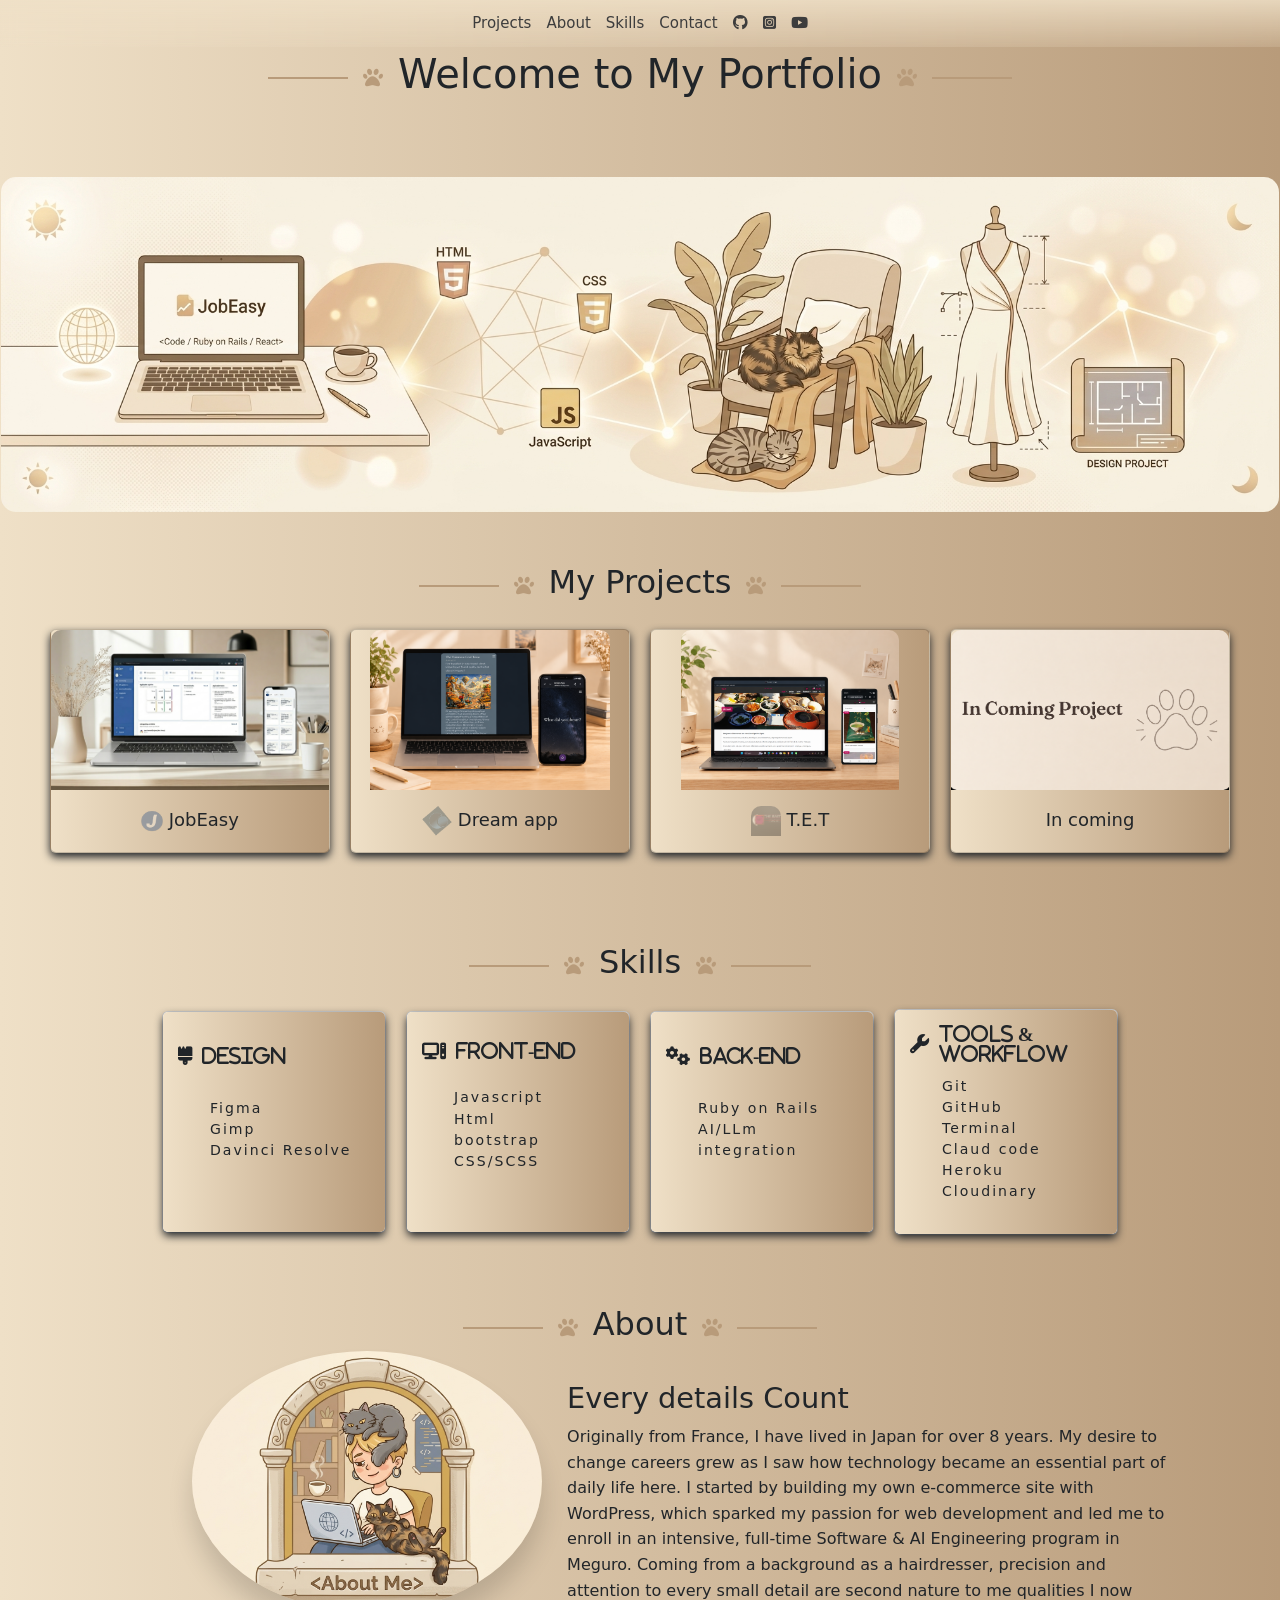
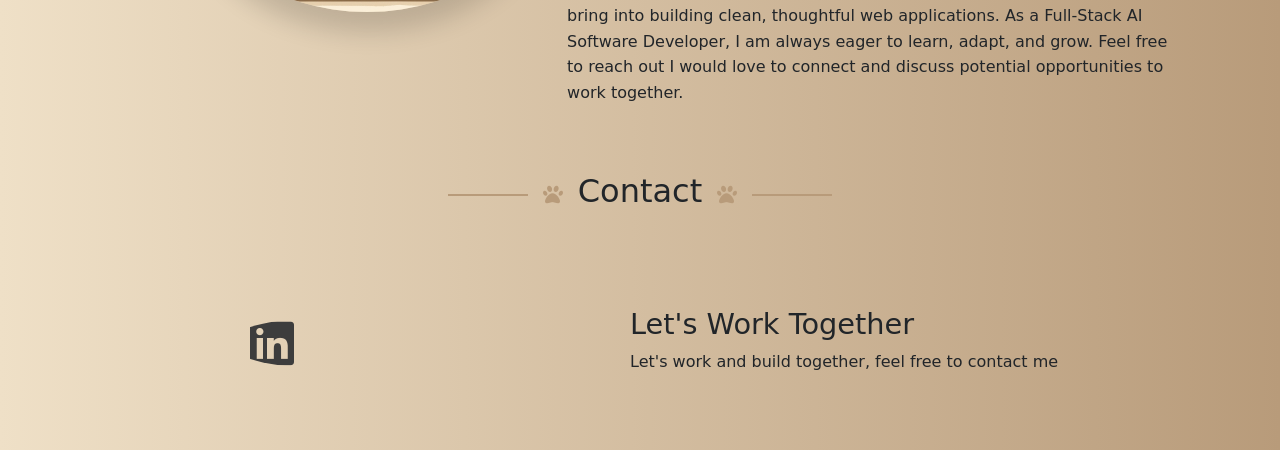
<file: index.html>
<!DOCTYPE html>
<html lang="en">

<head>
  <meta charset="UTF-8">
  <meta name="viewport" content="width=device-width, initial-scale=1.0">
  <title>My Portfolio</title>
  <!-- FontAwesome for the paw icons -->
  <link rel="stylesheet" href="https://cdnjs.cloudflare.com/ajax/libs/font-awesome/6.4.0/css/all.min.css">
  <!-- Corrected href attribute below -->
  <link rel="stylesheet" href="style.css">
  <link href="https://cdn.jsdelivr.net/npm/bootstrap@5.3.8/dist/css/bootstrap.min.css" rel="stylesheet"
    integrity="sha384-sRIl4kxILFvY47J16cr9ZwB07vP4J8+LH7qKQnuqkuIAvNWLzeN8tE5YBujZqJLB" crossorigin="anonymous">
</head>

<body>

  <header>
    <nav class="menu-nav">
      <a href="#porjects" style="text-decoration: none; color:#3D3D3D"> Projects</a>
      <a href="#about" style="text-decoration: none; color:#3D3D3D"> About</a>
      <a href="#skills" style="text-decoration: none; color:#3D3D3D"> Skills</a>
      <a href="#contact" style="text-decoration: none; color:#3D3D3D"> Contact</a>
      <a href="https://github.com/molikahaikal-ctrl" target="_blank" style="color:#3D3D3D; text-decoration: none;">
        <i class="fa-brands fa-github"></i>
      </a>
      <a href="https://www.instagram.com/moli74188/" target="_blank" style="color:#3D3D3D; text-decoration: none;">
        <i class="fa-brands fa-square-instagram"></i>
      </a>
      <a href="https://www.youtube.com/@molikaco5816" target="_blank" style="color:#3D3D3D; text-decoration: none;">
        <i class="fa-brands fa-youtube"></i>
      </a>
    </nav>
  </header>

  <div class="title-decoration">
    <span class="line"></span>
    <i class="fa-solid fa-paw"></i>
    <h1>Welcome to My Portfolio</h1>
    <i class="fa-solid fa-paw"></i>
    <span class="line"></span>
  </div>

  <div class="Hero">
    <img src="image/the hero.png" alt="main picture">
  </div>

  <!--<div class="social-media">
  <a href="https://github.com/molikahaikal-ctrl" target="_blank" style="color:#3D3D3D; text-decoration: none;">
  <i class="fa-brands fa-github"></i>
  </a>
  <a href="https://www.instagram.com/moli74188/" target="_blank" style="color:#3D3D3D; text-decoration: none;">
  <i class="fa-brands fa-square-instagram"></i>
  </a>
  <a href="https://www.youtube.com/@molikaco5816" target="_blank" style="color:#3D3D3D; text-decoration: none;">
    <i class="fa-brands fa-youtube"></i>
  </a>
</div>-->

  <section id="porjects" class="Projects">
    <div class="title-decoration">
      <span class="line"></span>
      <i class="fa-solid fa-paw"></i>
      <h2>My Projects</h2>
      <i class="fa-solid fa-paw"></i>
      <span class="line"></span>
    </div>


    <div class="projects-container">
      <div class="card project-card card-1">
        <a href="https://www.jobeasy.space/">
          <img src="image/project1-mockup.png" class="card-img-top" alt="JobEasy">
        </a>
        <div class="card-body">
          <a href="projects-description.html#jobeasy" style="text-decoration: none;">
            <img class="logo-design" src="image/jobeasy-logo.png" class="project-logo" alt="jobeasy-logo"
              style="height: 30px; width: auto; text-decoration: none;">
          </a>
          <span class="project-title">JobEasy</span>
        </div>
      </div>

      <div class="card project-card card-2">
        <a href="https://dream-app-lewagon-991343bdff0f.herokuapp.com/" target="_blank" rel="noopner">
          <img src="image/project2-mockup.png" class="card-img-top" alt="Dream app">
        </a>
        <div class="card-body">
          <a href="projects-description.html#projects-Dreamapp" style="text-decoration: none;">
            <img class="logo-design" src="image/dreamapp-logo.png" class="project-logo" alt="Dreamapp-logo"
              style="height: 30px; width: auto; text-decoration: none;">
          </a>
          <span class="project-title">Dream app</span>
        </div>
      </div>


      <div class="card project-card card-3">
        <a href="https://www.tethe-easts-taste.com/" target="_blank" rel="noopner">
          <img src="image/project3-mockup.png" class="card-img-top" alt="T.E.T">
        </a>
        <div class="card-body">
          <a href="projects-description.html#projects-TET" style="text-decoration: none;">
            <img class="logo-design" src="image/tet-logo.png" class="project-logo" alt="TET-logo"
              style="height: 30px; width: auto; text-decoration: none;">
          </a>
          <span class="project-title">T.E.T</span>
        </div>
      </div>


      <div class="card project-card card-4">
        <img src="image/project4-mockup.png" class="card-img-top" alt="Project 4">
        <div class="card-body">
          <span class="project-title">In coming</span>
        </div>
      </div>
    </div>
  </section>


  <section id="skills" class="Skills">
    <div class="title-decoration">
      <span class="line"></span>
      <i class="fa-solid fa-paw"></i>
      <h2>Skills</h2>
      <i class="fa-solid fa-paw"></i>
      <span class="line"></span>
    </div>

    <div class="Skills-container">
      <div class="card" style="width: 14rem;">
        <div class="card-body-skills">
          <i class="fa-solid fa-brush skill-heading">Design</i>
          <ul class="list-style-type">
            <li>Figma</li>
            <li>Gimp</li>
            <li>Davinci Resolve</li>
          </ul>
        </div>
      </div>
      <div class="card" style="width: 14rem;">
        <div class="card-body-skills">
          <i class="fa-solid fa-computer skill-heading">Front-End</i>
          <ul class="list-style-type">
            <li>Javascript</li>
            <li>Html</li>
            <li>bootstrap</li>
            <li>CSS/SCSS</li>
          </ul>
        </div>
      </div>

      <div class="card" style="width: 14rem;">
        <div class="card-body-skills">
          <i class="fa-solid fa-gears skill-heading">Back-End</i>
          <ul class="list-style-type">
            <li>Ruby on Rails</li>
            <li>AI/LLm integration</li>
          </ul>
        </div>
      </div>

      <div class="card" style="width: 14rem;">
        <div class="card-body-skills">
          <i class="fa-solid fa-wrench skill-heading">Tools & WorkFlow</i>
          <ul class="list-style-type">
            <li>Git</li>
            <li>GitHub</li>
            <li>Terminal</li>
            <li>Claud code</li>
            <li>Heroku</li>
            <li>Cloudinary</li>
          </ul>
        </div>
      </div>
    </div>
  </section>

  <section id="about" class="About">
    <div class="title-decoration">
      <span class="line"></span>
      <i class="fa-solid fa-paw"></i>
      <h2>About</h2>
      <i class="fa-solid fa-paw"></i>
      <span class="line"></span>
    </div>

    <div class="picture">
      <img src="image/about-me.png" class="about-me" alt="who I am">
    </div>

    <div class="introduction">
      <h3 class="title"> Every details Count</h3>
      <p class="paragraphe">Originally from France, I have lived in Japan for over 8 years. My desire to change careers
        grew as I saw how
        technology became an essential part of daily life here.
        I started by building my own e-commerce site with WordPress, which sparked my passion for web development and
        led me to enroll in an intensive,
        full-time Software & AI Engineering program in Meguro.
        Coming from a background as a hairdresser, precision and attention to every small detail are second nature to
        me qualities I now bring into building clean, thoughtful web applications.
        As a Full-Stack AI Software Developer, I am always eager to learn, adapt, and grow.
        Feel free to reach out I would love to connect and discuss potential opportunities to work together.
      </p>
    </div>
  </section>


  <section id="contact" class="Contact">
    <div class="title-decoration">
      <span class="line"></span>
      <i class="fa-solid fa-paw"></i>
      <h2>Contact</h2>
      <i class="fa-solid fa-paw"></i>
      <span class="line"></span>

    </div>
    </div>
    <div class="contact-me">
      <div class="logo">
        <a href="https://www.linkedin.com/in/molika-haikal-64448b292/" target="_blank" rel="noopner">
          <i class="fa-brands fa-linkedin" target="_blank" style="color:#3D3D3D; text-decoration: none;"></i>
        </a>
        <h3 class="title"> Let's Work Together</h3>
        <div class="contact-text">
          <p class="paragraphe-contact">
            Let's work and build together, feel free to contact me
          </p>
        </div>
      </div>
    </div>
  </section>
  <!--<script src="Hero.js"></script>/-->
</body>

</html>
</file>
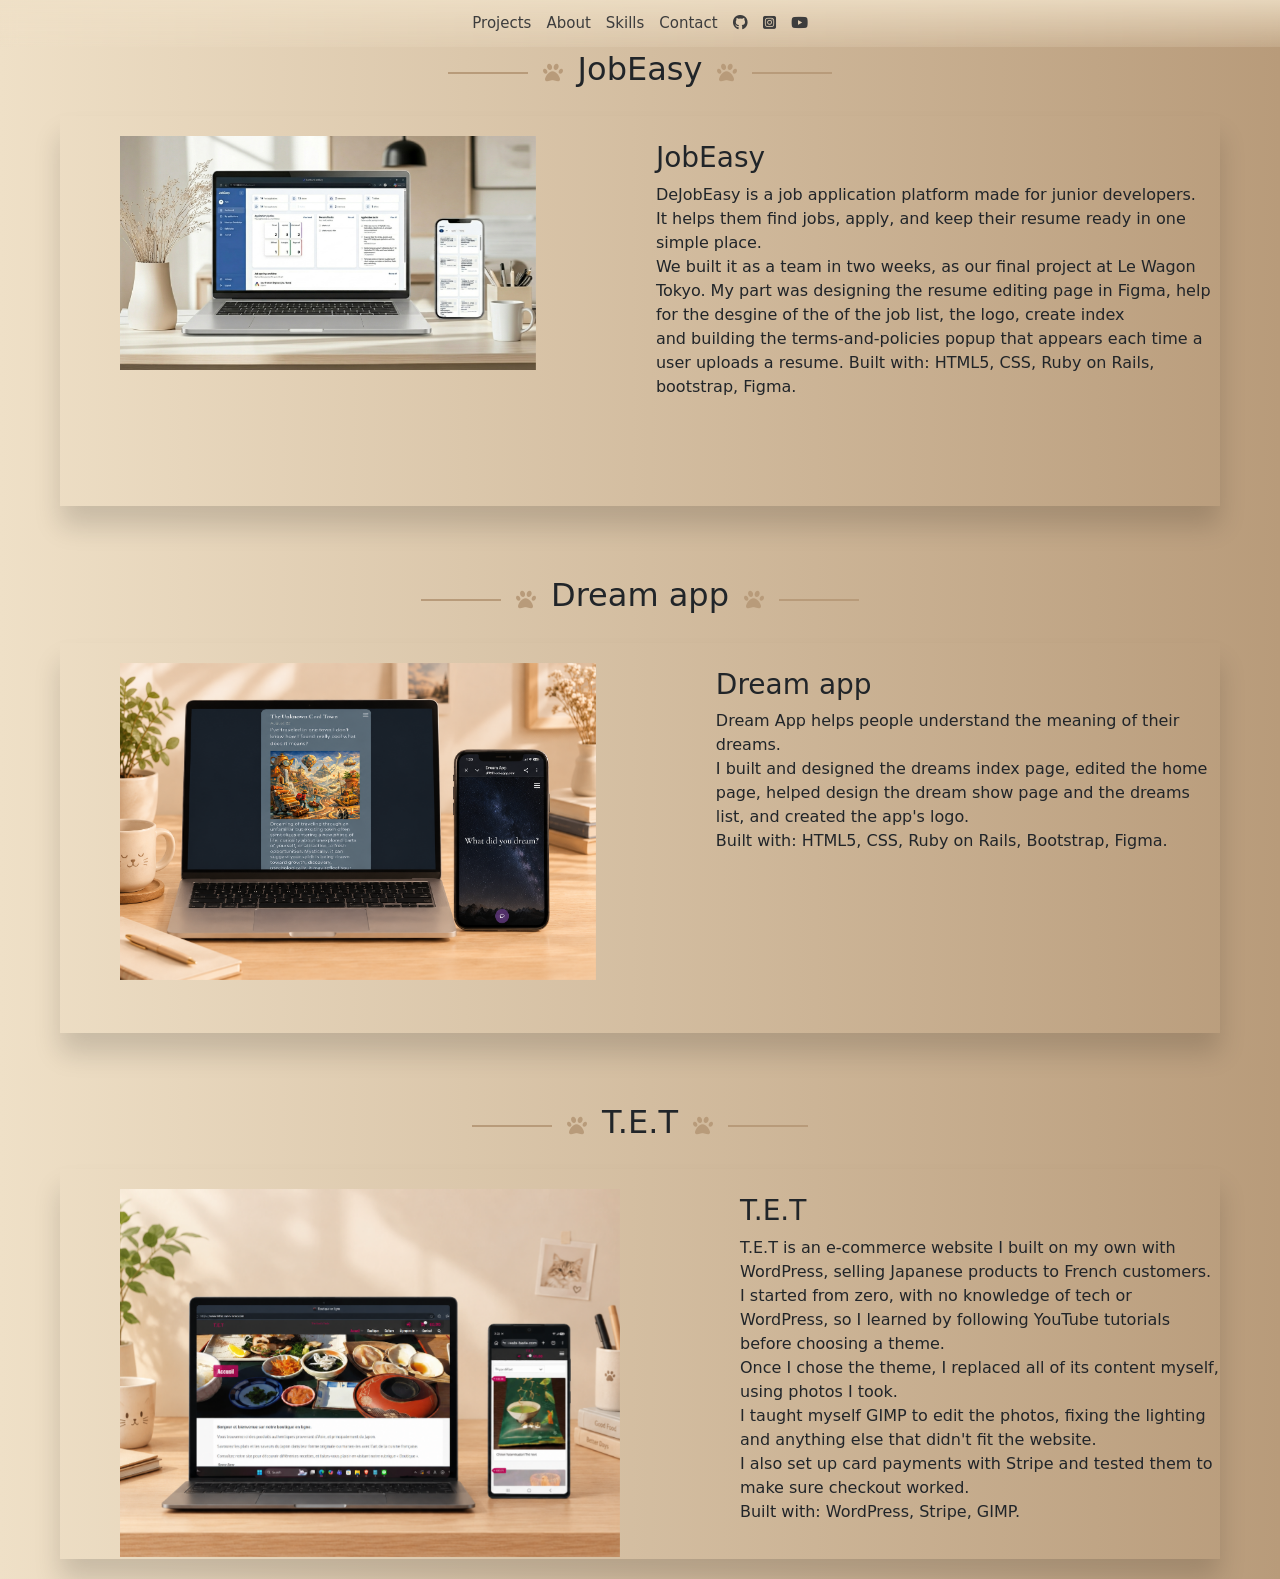
<file: projects-description.html>
<!DOCTYPE html>
<html lang='en'>

<head>
  <meta charset="UTF-8">
  <meta name="viewport" content="width=device-width, initial-scale=1.0">
  <title>My Portfolio</title>
  <!-- FontAwesome for the paw icons -->
  <link rel="stylesheet" href="https://cdnjs.cloudflare.com/ajax/libs/font-awesome/6.4.0/css/all.min.css">
  <!-- Corrected href attribute below -->
  <link rel="stylesheet" href="style.css">
  <link href="https://cdn.jsdelivr.net/npm/bootstrap@5.3.8/dist/css/bootstrap.min.css" rel="stylesheet"
    integrity="sha384-sRIl4kxILFvY47J16cr9ZwB07vP4J8+LH7qKQnuqkuIAvNWLzeN8tE5YBujZqJLB" crossorigin="anonymous">
</head>

<body>
  <header>
    <nav class="menu-nav">
      <a href="index.html#projects" style="text-decoration: none; color:#3D3D3D"> Projects</a>
      <a href="index.html#about" style="text-decoration: none; color:#3D3D3D"> About</a>
      <a href="index.html#skills" style="text-decoration: none; color:#3D3D3D"> Skills</a>
      <a href="index.html#contact" style="text-decoration: none; color:#3D3D3D"> Contact</a>
      <a href="https://github.com/molikahaikal-ctrl" target="_blank" style="color:#3D3D3D; text-decoration: none;">
        <i class="fa-brands fa-github"></i>
      </a>
      <a href="https://www.instagram.com/moli74188/" target="_blank" style="color:#3D3D3D; text-decoration: none;">
        <i class="fa-brands fa-square-instagram"></i>
      </a>
      <a href="https://www.youtube.com/@molikaco5816" target="_blank" style="color:#3D3D3D; text-decoration: none;">
        <i class="fa-brands fa-youtube"></i>
      </a>
    </nav>
  </header>

  <section id="projects" class="Projects">
    <div class="title-decoration">
      <span class="line"></span>
      <i class="fa-solid fa-paw"></i>
      <h2>JobEasy</h2>
      <i class="fa-solid fa-paw"></i>
      <span class="line"></span>
    </div>

    <div class="card-jobeasy">

      <div id="carousel-card-jobeasySlidesOnly" class="carousel slide" data-bs-ride="carousel">
        <div class="carousel-inner">
          <div class="carousel-item active">
            <img src="image/project1-mockup.png" class="d-block w-100" alt="JobEasy1">
          </div>
          <div class="carousel-item">
            <img src="image/jobeasy2.png" class="d-block w-100" alt="jobeasy-picture2">
          </div>
          <div class="carousel-item">
            <img src="image/jobeasy3.png" class="d-block w-100" alt="jobeasy-picture3">
          </div>
        </div>
      </div>

      <div class="card-body-jobeasy">
        <h3 class="title-Jobeasy">JobEasy</h3>
        <p class="dream-description">DeJobEasy is a job application platform made for junior developers. <br>
          It helps them find jobs, apply, and keep their resume ready in one simple place.<br>
          We built it as a team in two weeks, as our final project at Le Wagon Tokyo. My part was designing the resume
          editing page in Figma, help for the desgine of the of the job list, the logo, create index <br>
          and building the terms-and-policies popup that appears each time a user uploads a resume.
          Built with: HTML5, CSS, Ruby on Rails, bootstrap, Figma.
        </p>
      </div>

    </div>
  </section>




  <section id="projects-Dreamapp" class="Projects">
    <div class="title-decoration">
      <span class="line"></span>
      <i class="fa-solid fa-paw"></i>
      <h2>Dream app</h2>
      <i class="fa-solid fa-paw"></i>
      <span class="line"></span>
    </div>


    <div class="card-dreamapp">
      <div id="carousel-card-dreamappSlidesOnly" class="carousel slide" data-bs-ride="carousel">
        <div class="carousel-inner">
          <div class="carousel-item active">
            <img src="image/project2-mockup.png" class="d-block w-100" alt="Dreamapp1">
          </div>
          <div class="carousel-item">
            <img src="image/dreamapp1.png" class="d-block w-100" alt="screenshotapp1">
          </div>
          <div class="carousel-item">
            <img src="image/dreamapp2.png" class="d-block w-100" alt="screenshotapp2">
          </div>
        </div>
      </div>
      <div class="card-body-dreamapp">
        <h3 class="title-Dream">Dream app</h3>
        <p class="dream-description">Dream App helps people understand the meaning of their dreams.<br>
          I built and designed the dreams index page, edited the home page,
          helped design the dream show page and the dreams list, and created the app's logo.<br>
          Built with: HTML5, CSS, Ruby on Rails, Bootstrap, Figma.
        </p>
      </div>

    </div>
  </section>

  <section id="projects-TET" class="Projects">
    <div class="title-decoration">
      <span class="line"></span>
      <i class="fa-solid fa-paw"></i>
      <h2>T.E.T</h2>
      <i class="fa-solid fa-paw"></i>
      <span class="line"></span>
    </div>




    <div class="card-TET">
      <div id="carousel-card-TETSlidesOnly" class="carousel slide" data-bs-ride="carousel">
        <div class="carousel-inner">
          <div class="carousel-item active">
            <img src="image/project3-mockup.png" class="d-block w-100" alt="Dreamapp1">
          </div>
          <div class="carousel-item">
            <img src="image/tetsite1.png" class="d-block w-100" alt="website-screenshot1">
          </div>
          <div class="carousel-item">
            <img src="image/tetsite2.png" class="d-block w-100" alt="website-screenshot2">
          </div>
        </div>
      </div>
      <div class="card-body-TET">
        <h3 class="title-TET">T.E.T</h3>
        <p class="TET-description">T.E.T is an e-commerce website I built on my own with WordPress, selling Japanese
          products to French customers.<br>
          I started from zero, with no knowledge of tech or WordPress, so I learned by following YouTube tutorials
          before choosing a theme.<br>
          Once I chose the theme, I replaced all of its content myself, using photos I took.<br>
          I taught myself GIMP to edit the photos, fixing the lighting and anything else that didn't fit the
          website.<br>
          I also set up card payments with Stripe and tested them to make sure checkout worked.<br>
          Built with: WordPress, Stripe, GIMP. </p>
      </div>

    </div>

  </section>
  <script src="https://cdn.jsdelivr.net/npm/bootstrap@5.3.8/dist/js/bootstrap.bundle.min.js"></script>

</body>

</html>
</file>
<file: style.css>
body {
  background: linear-gradient(to right, #EFE0C7, #B89B7A);
  margin: 0;
  font-family: Arial, sans-serif;
}

h1,
h2 {
  text-align: center;
  color: #3D3D3D;
  font-size: 36px;
  margin: 0;
}

.Hero {
  width: 100%;
  display: flex;
  justify-content: center;
  align-items: center;
  padding: 1px;
  margin-top: 70px;
}

.Hero img {
  width: 100%;
  max-width: 1400px;
  height: auto;
  /* heigh was at 550px i change to auto*/
  display: block;
  border-radius: 15px;
  object-fit: cover;
  max-height: 550px;
  /*add this max-heigh*/

}

.projects-container {
  display: flex;
  justify-content: center;
  gap: 20px;
  flex-wrap: wrap;
  padding: 20px 15px;
}

.project-card {
  width: 100%;
  /* the width was at 220px*/
  max-width: 280px;
  height: auto;
  /* heigh was at 160px*/
  border-radius: 10px;
  background-color: #B89B7A !important;
  align-items: center;
  justify-content: center;
  color: #EFE0C7;
  font-size: 18px;
  cursor: pointer;
  opacity: 0;
  box-shadow: 0 4px 8px;
}

.card-1 {
  animation: slideFromTopLeft 1s ease-out forwards;
  animation-delay: 0.2s;
  background: linear-gradient(to right, #EFE0C7, #B89B7A);

}

.card-2 {
  animation: slideFromTopLeft 1s ease-out forwards;
  animation-delay: 0.5s;
  background: linear-gradient(to right, #EFE0C7, #B89B7A);
}

.card-3 {
  animation: slideFromTopRight 1s ease-out forwards;
  animation-delay: 0.5s;
  background: linear-gradient(to right, #EFE0C7, #B89B7A);
}

.card-4 {
  animation: slideFromTopRight 1s ease-out forwards;
  animation-delay: 0.2s;
  background: linear-gradient(to right, #EFE0C7, #B89B7A);
}

@keyframes slideFromTopLeft {
  from {
    opacity: 0;
    transform: translate(-200px, -200px);
  }

  to {
    opacity: 1;
    transform: translate(0, 0);
  }
}

@keyframes slideFromTopRight {
  from {
    opacity: 0;
    transform: translate(200px, -200px);
  }

  to {
    opacity: 1;
    transform: translate(0, 0);
  }
}



.project-logo {
  width: 15px;
}




/* Title Decoration & Lines Fix */
.title-decoration {
  display: flex;
  align-items: center;
  justify-content: center;
  gap: 15px;
  padding-top: 50px;
}

.line {
  height: 2px;
  width: 80px;
  /* Added explicit width so lines are visible */
  background-color: #B89B7A;
}

.fa-paw {
  font-size: 20px;
  color: #B89B7A;
}

.project-card img {
  width: 100%;
  /*the width was at 220px*/
  height: 160px;
  object-fit: cover;
  /*display: block;*/
  /*opacity: 10px;*/
  border-radius: 10px 10px 0 0;
  /*align-items: center;*/
  cursor: pointer;
  /*justify-content: center;*/
  /*display: flex;*/
}

.project-info {
  height: 35px;
  align-items: center;
  justify-content: center;
  font-size: 16px;
  display: flex;
}

/*.social-media {
  display: flex;
  gap: 12px;
  font-size: 32px;
  color: #3D3D3D;
  align-items: flex-start;
  text-decoration: none;
  margin-left: 10%;
}*/

.Skills {
  display: flex;
  justify-content: center;
  gap: 20px;
  flex-wrap: wrap;
  padding: 20px 15px;
}

.Skills-container {
  display: flex;
  justify-content: center;
  align-items: center;
  gap: 20px;
  flex-wrap: wrap;
  width: 100%;
}

.card-body-skills {
  background: linear-gradient(to right, #EFE0C7, #B89B7A);
  align-items: normal;
  width: 100%;
  /*the width was at 220px*/
  height: auto;
  /*height was at 220px*/
  max-width: 280px;
  min-height: 220px;
  box-shadow: 0 4px 8px;
  border-radius: 5px;
  display: grid;
  padding: 15px;
  font-size: 88%;
}

.skill-heading {
  font-size: 1.2rem;
  font-weight: none;
  display: flex;
  align-items: center;
  gap: 10px;
  margin-bottom: 12px;
}


.list-style-type {
  list-style: none;
  letter-spacing: 2px;
  word-spacing: 10%;
}

.menu-nav {
  position: fixed;
  top: 0;
  left: 0;
  width: 100%;
  z-index: 1000;
  padding: 12px 0;
  display: flex;
  gap: 15px;
  font-size: 25px;
  align-items: center;
  justify-content: center;
  align-items: center;
  flex-wrap: wrap;
  background: linear-gradient(to bottom,
      rgba(239, 224, 199, 0.85),
      rgba(239, 224, 199, 0.2));
  backdrop-filter: blur(8px);
  -webkit-backdrop-filter: blur(8px);
}

@media screen and (max-width: 767px) {

  h1,
  h2 {
    font-size: 26px;
  }

  .title-decoration {
    gap: 10px;
    padding-top: 50px;
  }

  .line {
    width: 40px;
  }
}

@media screen and (min-width: 767px) {
  .social-media {
    margin-left: 10%;
    justify-content: flex-start;
  }

  .menu-nav {
    font-size: 15px;
  }
}

.picture {
  display: inline-block;
  border-radius: 50%;
  box-shadow: 0 20px 25px rgba(0, 0, 0, 0.15);
  /* Shadow sitting smoothly on the outside */
  overflow: hidden;
  margin-left: 15%;
}

.about-me {
  width: 100%;
  max-width: 350px;
  height: auto;
  display: block;
}

.introduction {
  display: inline-block;
  vertical-align: top;
  width: 55%;
  max-width: 650px;
  padding: 0 20px;
  text-align: left;
}

.title {
  font-size: 1.8rem;
  margin-top: 5%;
}

.paragraphe {
  text-align: left;
  /* Centers the paragraph text */
  line-height: 1.6;
  /* Adds comfortable spacing between text lines */
}

@media screen and (max-width: 767px) {
  .introduction {
    width: 100%;
    padding: 0 20px;
    text-align: left;
  }

  .paragraphe {
    text-align: left;
    width: 100%;
    max-height: fit-content;
    max-width: 100%;
    padding: 0 20px;
  }

  .title {
    font-size: 1.8rem;
  }
}

.contact-me {
  /* display: flex;*/
  align-items: center;
  width: 55%;
  max-width: 650px;
  margin-left: auto;
  /* gap: 20px;*/
  margin-bottom: 60px;
}

.fa-linkedin {
  /*display: inline-block;*/
  border-radius: 50%;
  overflow: hidden;
  /*margin-left: 10px 20px;*/
  font-size: 50px;
  /*display: inline-block;*/
  /*vertical-align: top;*/
  width: 180px;
  max-width: none;
  padding: 0 20px;
  /*text-align: left 15px;*/
  transform: translate(-400px, 100px);

}

.contact-text {
  display: flex;
  flex-direction: column;
}

@media screen and (max-width: 767px) {
  .fa-linkedin {
    transform: translate(-105px, 90px);
    width: 180px;
    max-width: none;
    overflow: hidden;
  }
}

html {
  scroll-behavior: smooth;
  scroll-padding-top: 80px;
}



@keyframes slideProject {
  from {
    transform: translate(-250px, -200px);
    opacity: 0;
  }

  to {
    transform: translate(0, 0);
    opacity: 1;
  }
}

.card-jobeasy {
  display: flex;
  align-items: flex-start;
  margin: 20px 60px;
  gap: 40px;
  animation: slideProject 0.7s ease-out both;
  animation-delay: 0.2s;
  box-shadow: 0 20px 25px rgba(0, 0, 0, 0.15);
}

#carousel-card-jobeasySlidesOnly {
  display: flex;
  width: 100%;
  max-width: 500px;
  height: 350px;
  align-items: flex-start;
  margin: 20px 60px;
  gap: 40px;
  animation: slideProject 0.7s ease-out both;
  animation-delay: 0.2s;
}

.card-body-jobeasy {
  display: flex;
  flex-direction: column;
  margin-top: 25px;
  margin-left: 20px;


}

.card-dreamapp {
  display: flex;
  align-items: flex-start;
  margin: 20px 60px;
  gap: 40px;
  animation: slideProject 0.7s ease-out both;
  animation-delay: 0.2s;
  box-shadow: 0 20px 25px rgba(0, 0, 0, 0.15);
}

#carousel-card-dreamappSlidesOnly {
  display: flex;
  width: 100%;
  max-width: 500px;
  height: 350px;
  align-items: flex-start;
  margin: 20px 60px;
  gap: 40px;
  animation: slideProject 0.7s ease-out both;
  animation-delay: 0.2s;
}

.card-body-dreamapp {
  display: flex;
  flex-direction: column;
  margin-top: 25px;
  margin-left: 20px;

}



.card-TET {
  display: flex;
  align-items: flex-start;
  margin: 20px 60px;
  gap: 40px;
  animation: slideProject 0.7s ease-out both;
  animation-delay: 0.2s;
  box-shadow: 0 20px 25px rgba(0, 0, 0, 0.15);
}

#carousel-card-TETSlidesOnly {
  display: flex;
  width: 100%;
  max-width: 500px;
  height: 350px;
  align-items: flex-start;
  margin: 20px 60px;
  gap: 40px;
  animation: slideProject 0.6s ease-out both;
  animation-delay: 0.2s;
}

.card-body-TET {
  display: flex;
  flex-direction: column;
  margin-top: 25px;
  margin-left: 20px;
}

.logo-design {
  /* Controls logo see-through effect */
  opacity: 0.3;

  /* Smooth transition for the hover effect */
  transition: all 0.3s ease;
}

/* Color/brightness change on hover */
.logo-design:hover {
  opacity: 1;
  filter: brightness(1.2);
}
</file>
